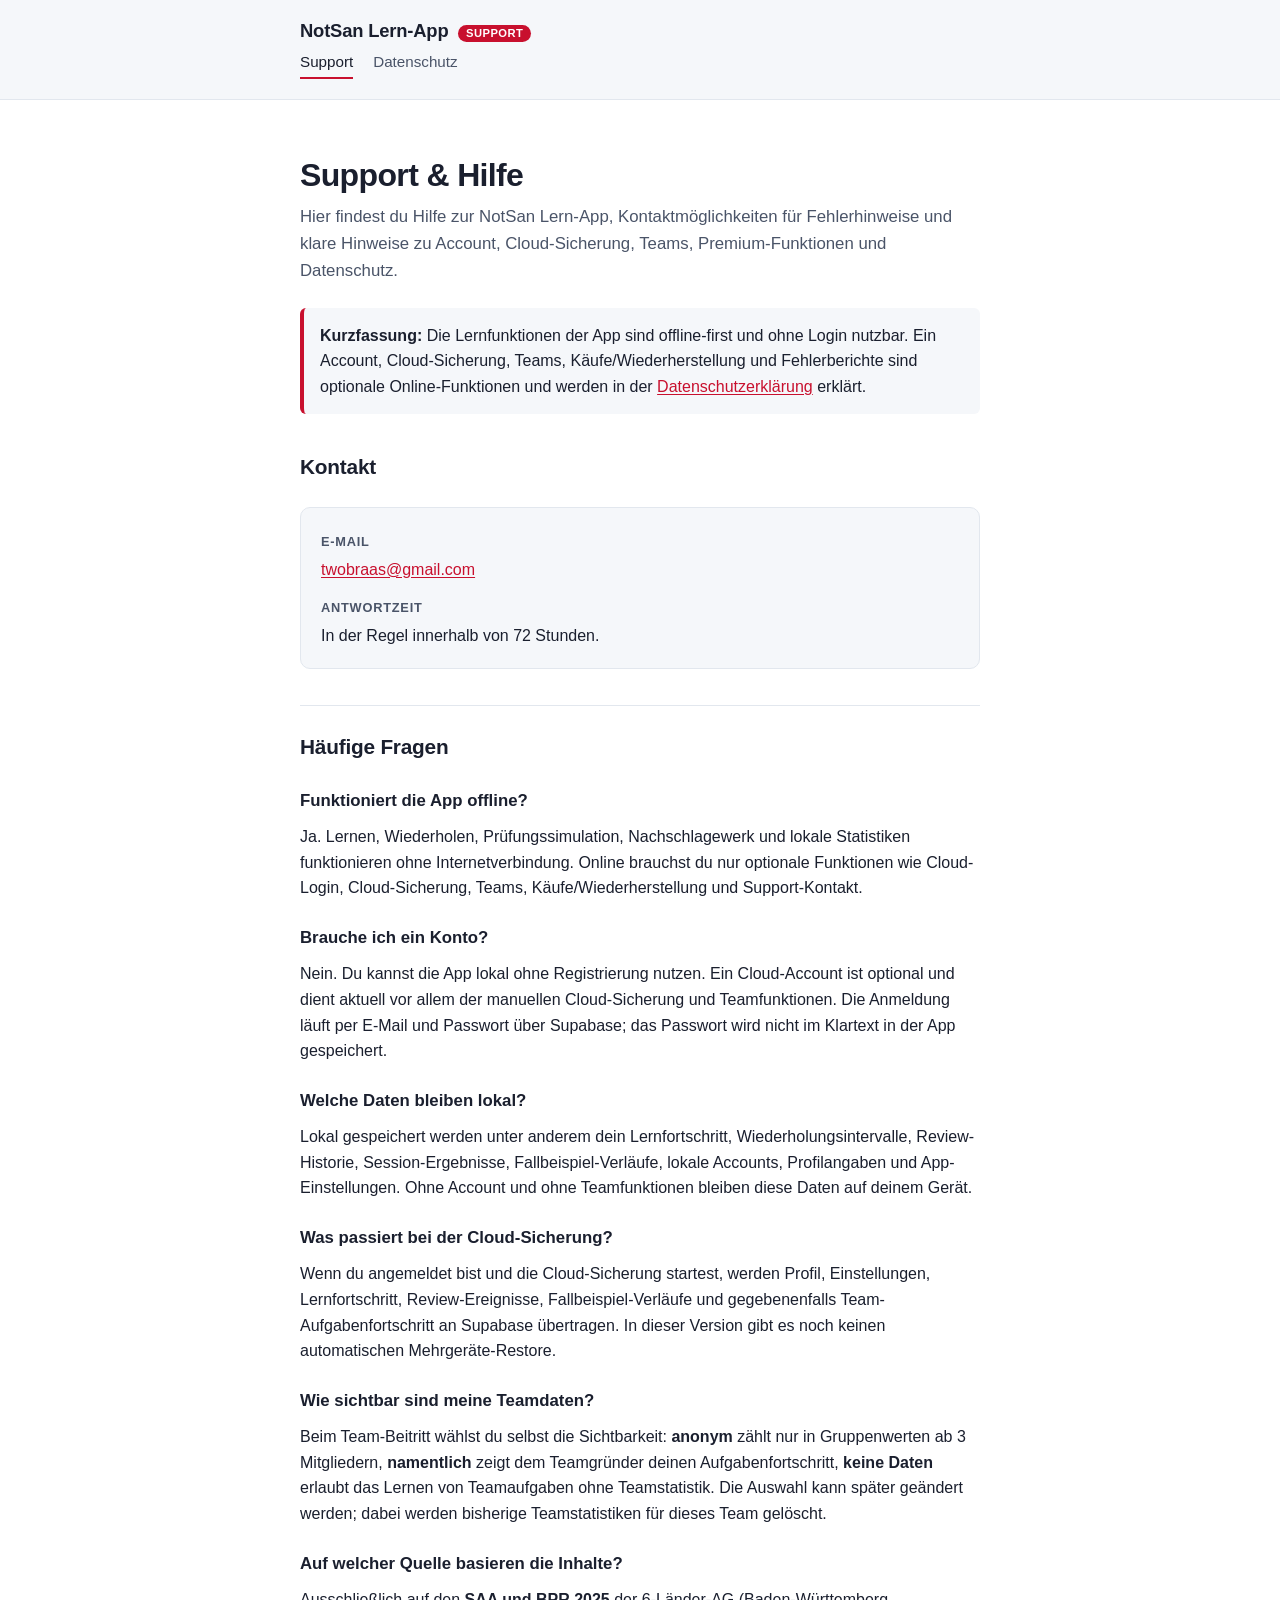
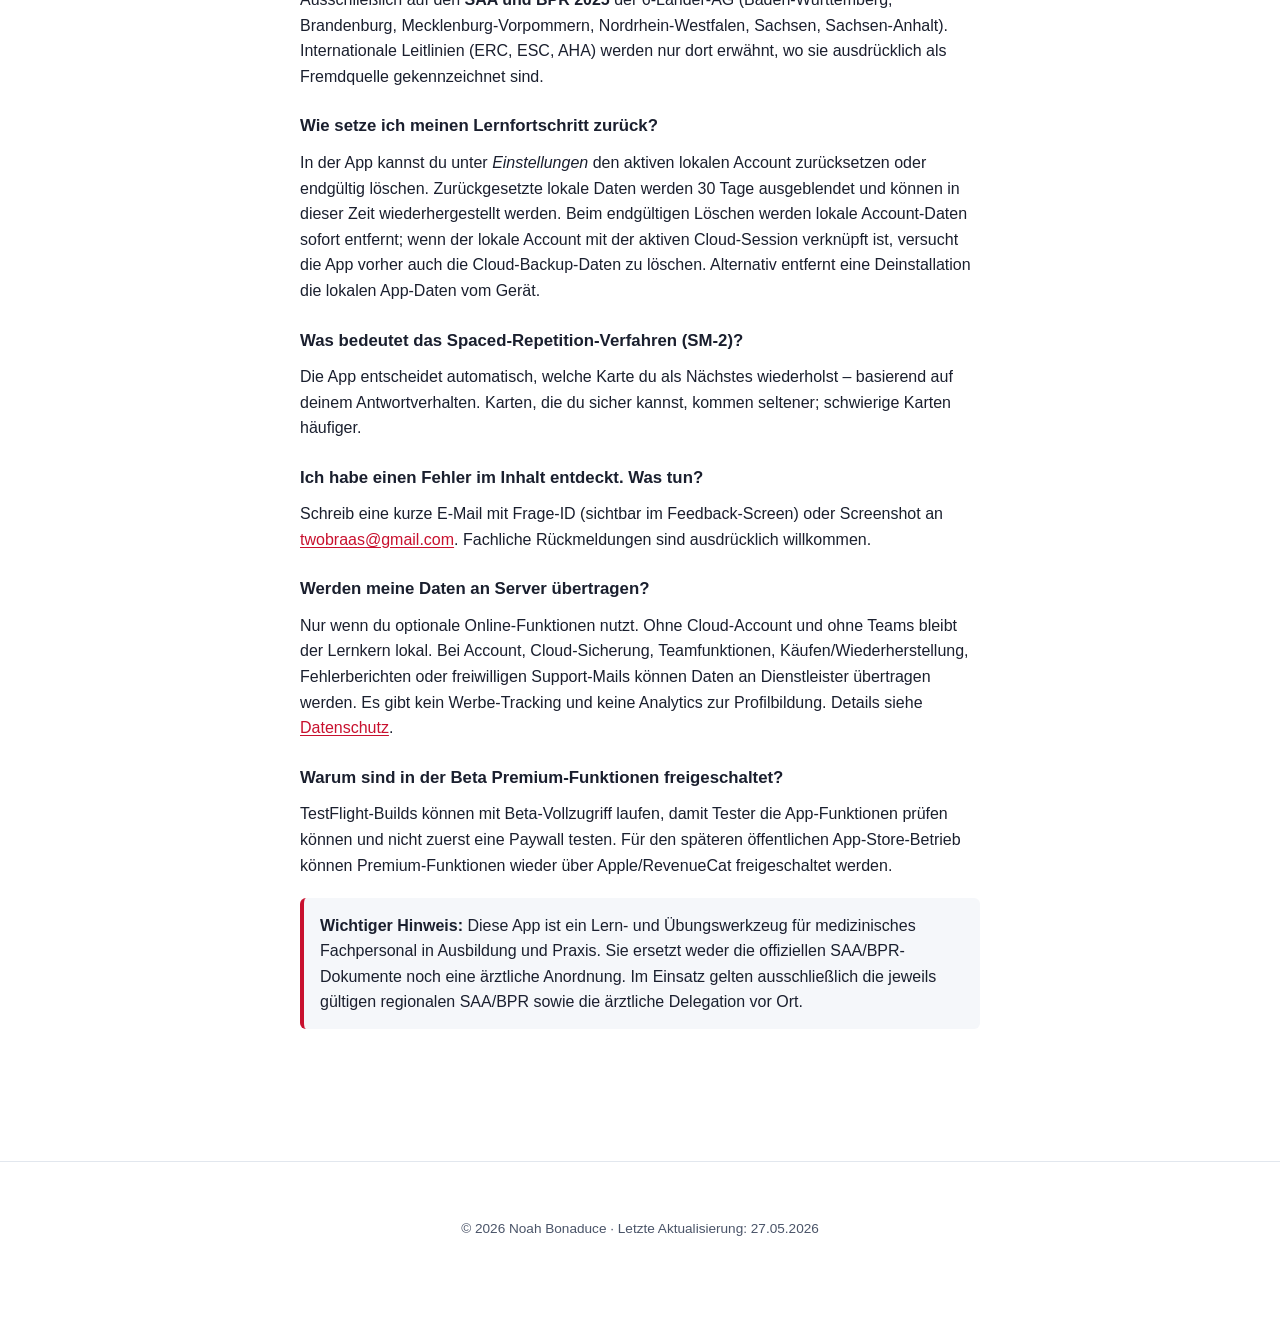
<file: index.html>
<!DOCTYPE html>
<html lang="de">
<head>
  <meta charset="UTF-8" />
  <meta name="viewport" content="width=device-width, initial-scale=1.0" />
  <meta name="description" content="Support und Hilfe für die NotSan Lern-App – offline-first Lern-App für Notfallsanitäter nach SAA/BPR 2025 mit optionalem Account, Cloud-Sicherung und Teams." />
  <meta name="robots" content="index, follow" />
  <meta name="theme-color" content="#c8102e" />
  <title>Support – NotSan Lern-App</title>
  <link rel="stylesheet" href="style.css" />
</head>
<body>
  <header class="site-header">
    <div class="container">
      <h1 class="site-title">
        NotSan Lern-App
        <span class="badge">Support</span>
      </h1>
      <nav class="site-nav" aria-label="Hauptnavigation">
        <a href="index.html" aria-current="page">Support</a>
        <a href="datenschutz.html">Datenschutz</a>
      </nav>
    </div>
  </header>

  <main class="container">
    <h1>Support &amp; Hilfe</h1>
    <p class="lead">
      Hier findest du Hilfe zur NotSan Lern-App, Kontaktmöglichkeiten für
      Fehlerhinweise und klare Hinweise zu Account, Cloud-Sicherung, Teams,
      Premium-Funktionen und Datenschutz.
    </p>

    <div class="callout">
      <strong>Kurzfassung:</strong>
      Die Lernfunktionen der App sind offline-first und ohne Login nutzbar.
      Ein Account, Cloud-Sicherung, Teams, Käufe/Wiederherstellung und
      Fehlerberichte sind optionale Online-Funktionen und werden in der
      <a href="datenschutz.html">Datenschutzerklärung</a> erklärt.
    </div>

    <h2>Kontakt</h2>
    <div class="contact-card">
      <p class="contact-label">E-Mail</p>
      <p><a href="mailto:twobraas@gmail.com">twobraas@gmail.com</a></p>
      <p class="contact-label" style="margin-top:1rem;">Antwortzeit</p>
      <p>In der Regel innerhalb von 72 Stunden.</p>
    </div>

    <h2>Häufige Fragen</h2>

    <h3>Funktioniert die App offline?</h3>
    <p>
      Ja. Lernen, Wiederholen, Prüfungssimulation, Nachschlagewerk und lokale
      Statistiken funktionieren ohne Internetverbindung. Online brauchst du
      nur optionale Funktionen wie Cloud-Login, Cloud-Sicherung, Teams,
      Käufe/Wiederherstellung und Support-Kontakt.
    </p>

    <h3>Brauche ich ein Konto?</h3>
    <p>
      Nein. Du kannst die App lokal ohne Registrierung nutzen. Ein
      Cloud-Account ist optional und dient aktuell vor allem der manuellen
      Cloud-Sicherung und Teamfunktionen. Die Anmeldung läuft per E-Mail und
      Passwort über Supabase; das Passwort wird nicht im Klartext in der App
      gespeichert.
    </p>

    <h3>Welche Daten bleiben lokal?</h3>
    <p>
      Lokal gespeichert werden unter anderem dein Lernfortschritt,
      Wiederholungsintervalle, Review-Historie, Session-Ergebnisse,
      Fallbeispiel-Verläufe, lokale Accounts, Profilangaben und
      App-Einstellungen. Ohne Account und ohne Teamfunktionen bleiben diese
      Daten auf deinem Gerät.
    </p>

    <h3>Was passiert bei der Cloud-Sicherung?</h3>
    <p>
      Wenn du angemeldet bist und die Cloud-Sicherung startest, werden Profil,
      Einstellungen, Lernfortschritt, Review-Ereignisse, Fallbeispiel-Verläufe
      und gegebenenfalls Team-Aufgabenfortschritt an Supabase übertragen. In
      dieser Version gibt es noch keinen automatischen Mehrgeräte-Restore.
    </p>

    <h3>Wie sichtbar sind meine Teamdaten?</h3>
    <p>
      Beim Team-Beitritt wählst du selbst die Sichtbarkeit:
      <strong>anonym</strong> zählt nur in Gruppenwerten ab 3 Mitgliedern,
      <strong>namentlich</strong> zeigt dem Teamgründer deinen
      Aufgabenfortschritt, <strong>keine Daten</strong> erlaubt das Lernen von
      Teamaufgaben ohne Teamstatistik. Die Auswahl kann später geändert werden;
      dabei werden bisherige Teamstatistiken für dieses Team gelöscht.
    </p>

    <h3>Auf welcher Quelle basieren die Inhalte?</h3>
    <p>
      Ausschließlich auf den <strong>SAA und BPR 2025</strong> der
      6-Länder-AG (Baden-Württemberg, Brandenburg, Mecklenburg-Vorpommern,
      Nordrhein-Westfalen, Sachsen, Sachsen-Anhalt). Internationale
      Leitlinien (ERC, ESC, AHA) werden nur dort erwähnt, wo sie ausdrücklich
      als Fremdquelle gekennzeichnet sind.
    </p>

    <h3>Wie setze ich meinen Lernfortschritt zurück?</h3>
    <p>
      In der App kannst du unter <em>Einstellungen</em> den aktiven lokalen
      Account zurücksetzen oder endgültig löschen. Zurückgesetzte lokale Daten
      werden 30 Tage ausgeblendet und können in dieser Zeit wiederhergestellt
      werden. Beim endgültigen Löschen werden lokale Account-Daten sofort
      entfernt; wenn der lokale Account mit der aktiven Cloud-Session verknüpft
      ist, versucht die App vorher auch die Cloud-Backup-Daten zu löschen.
      Alternativ entfernt eine Deinstallation die lokalen App-Daten vom Gerät.
    </p>

    <h3>Was bedeutet das Spaced-Repetition-Verfahren (SM-2)?</h3>
    <p>
      Die App entscheidet automatisch, welche Karte du als Nächstes
      wiederholst – basierend auf deinem Antwortverhalten. Karten, die du
      sicher kannst, kommen seltener; schwierige Karten häufiger.
    </p>

    <h3>Ich habe einen Fehler im Inhalt entdeckt. Was tun?</h3>
    <p>
      Schreib eine kurze E-Mail mit Frage-ID (sichtbar im Feedback-Screen)
      oder Screenshot an
      <a href="mailto:twobraas@gmail.com">twobraas@gmail.com</a>.
      Fachliche Rückmeldungen sind ausdrücklich willkommen.
    </p>

    <h3>Werden meine Daten an Server übertragen?</h3>
    <p>
      Nur wenn du optionale Online-Funktionen nutzt. Ohne Cloud-Account und
      ohne Teams bleibt der Lernkern lokal. Bei Account, Cloud-Sicherung,
      Teamfunktionen, Käufen/Wiederherstellung, Fehlerberichten oder
      freiwilligen Support-Mails können Daten an Dienstleister übertragen
      werden. Es gibt kein Werbe-Tracking und keine Analytics zur
      Profilbildung. Details siehe <a href="datenschutz.html">Datenschutz</a>.
    </p>

    <h3>Warum sind in der Beta Premium-Funktionen freigeschaltet?</h3>
    <p>
      TestFlight-Builds können mit Beta-Vollzugriff laufen, damit Tester die
      App-Funktionen prüfen können und nicht zuerst eine Paywall testen. Für
      den späteren öffentlichen App-Store-Betrieb können Premium-Funktionen
      wieder über Apple/RevenueCat freigeschaltet werden.
    </p>

    <div class="callout">
      <strong>Wichtiger Hinweis:</strong>
      Diese App ist ein Lern- und Übungswerkzeug für medizinisches
      Fachpersonal in Ausbildung und Praxis. Sie ersetzt weder die
      offiziellen SAA/BPR-Dokumente noch eine ärztliche Anordnung. Im
      Einsatz gelten ausschließlich die jeweils gültigen regionalen
      SAA/BPR sowie die ärztliche Delegation vor Ort.
    </div>
  </main>

  <footer class="site-footer">
    <div class="container">
      © 2026 Noah Bonaduce · Letzte Aktualisierung: 27.05.2026
    </div>
  </footer>
</body>
</html>
</file>
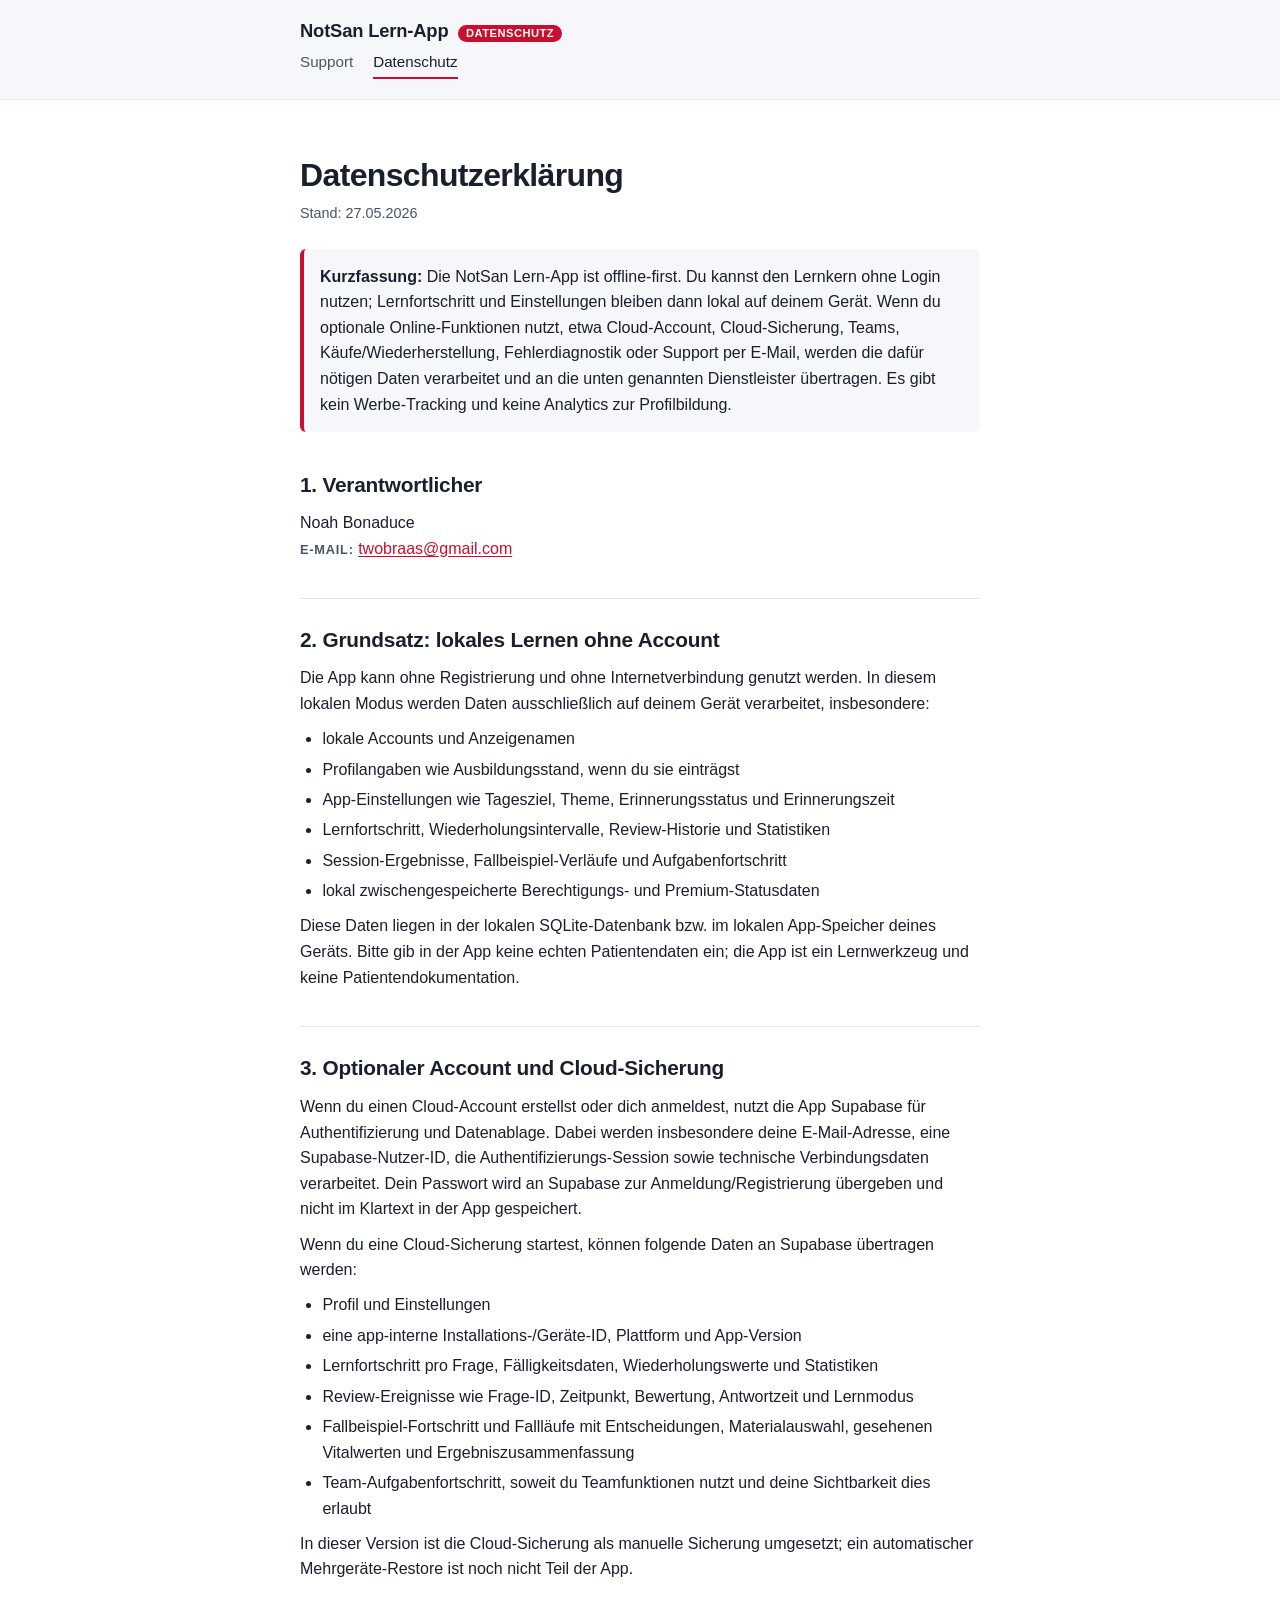
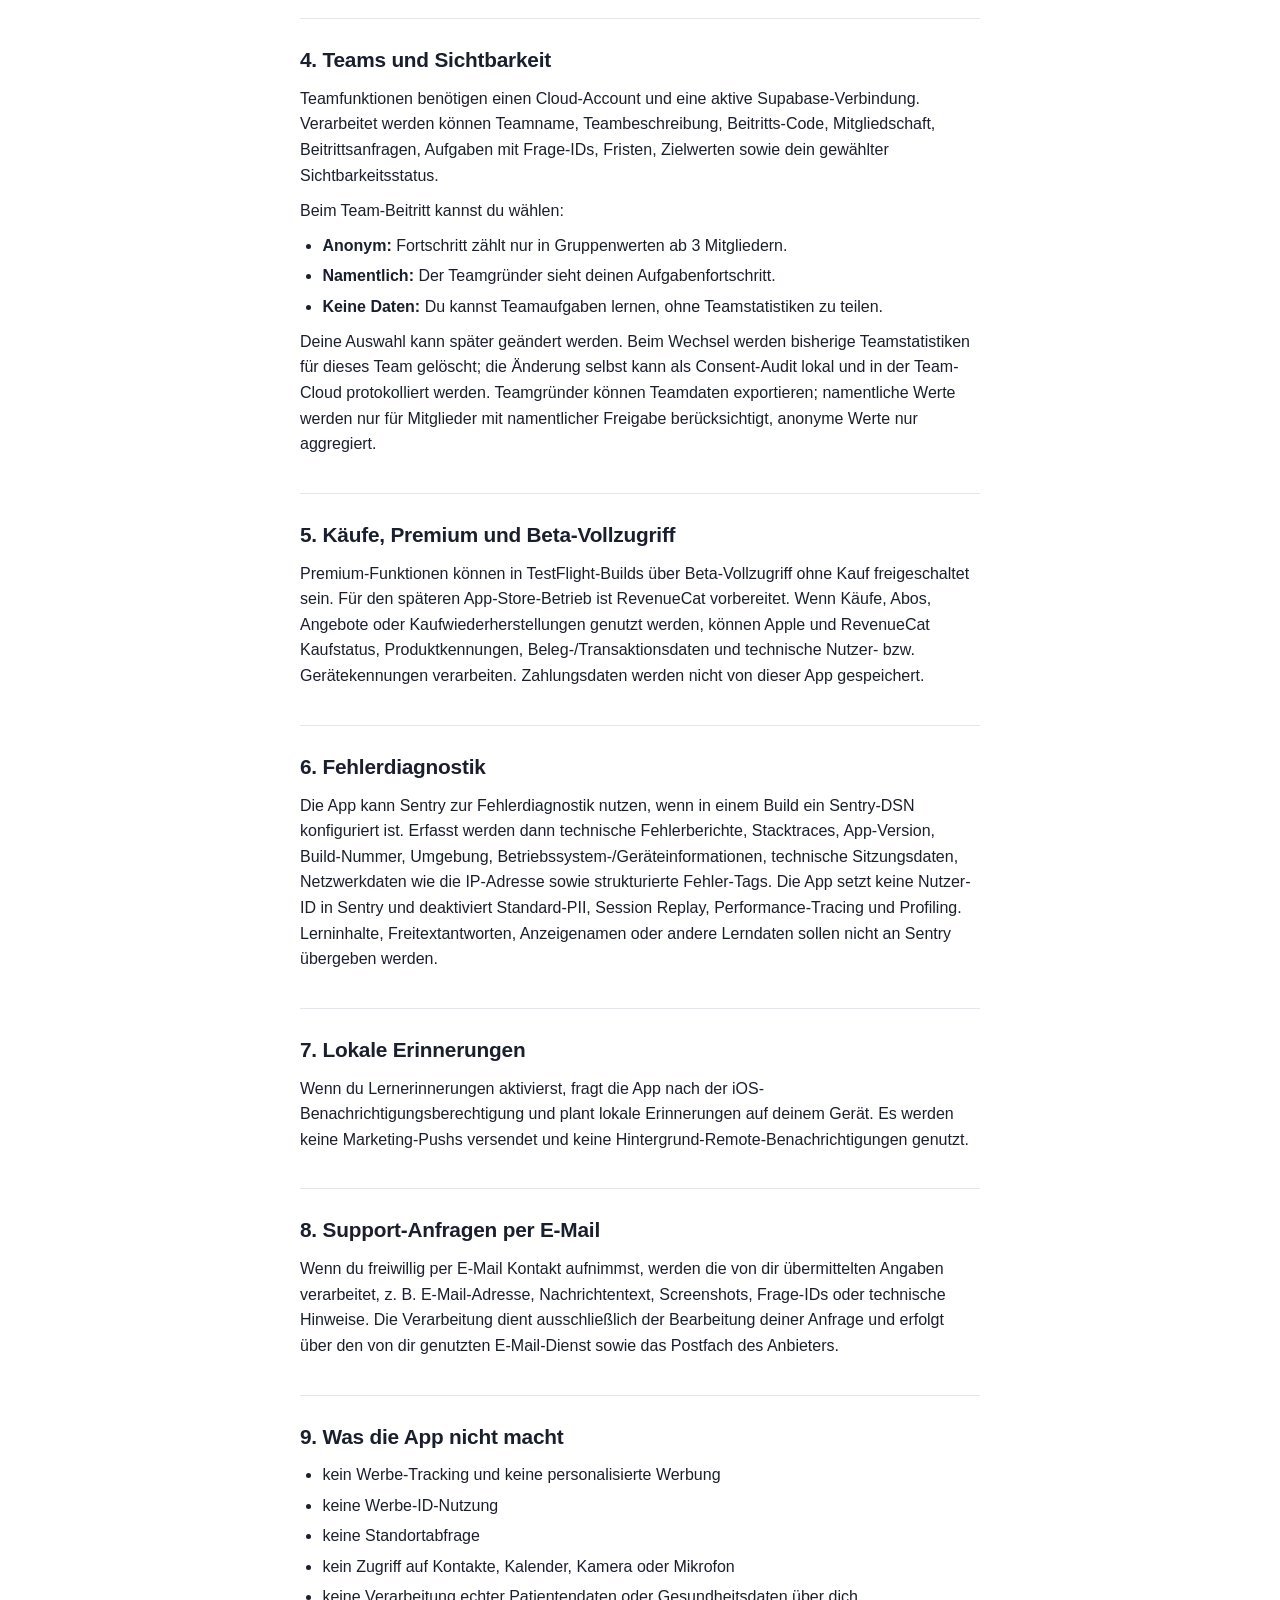
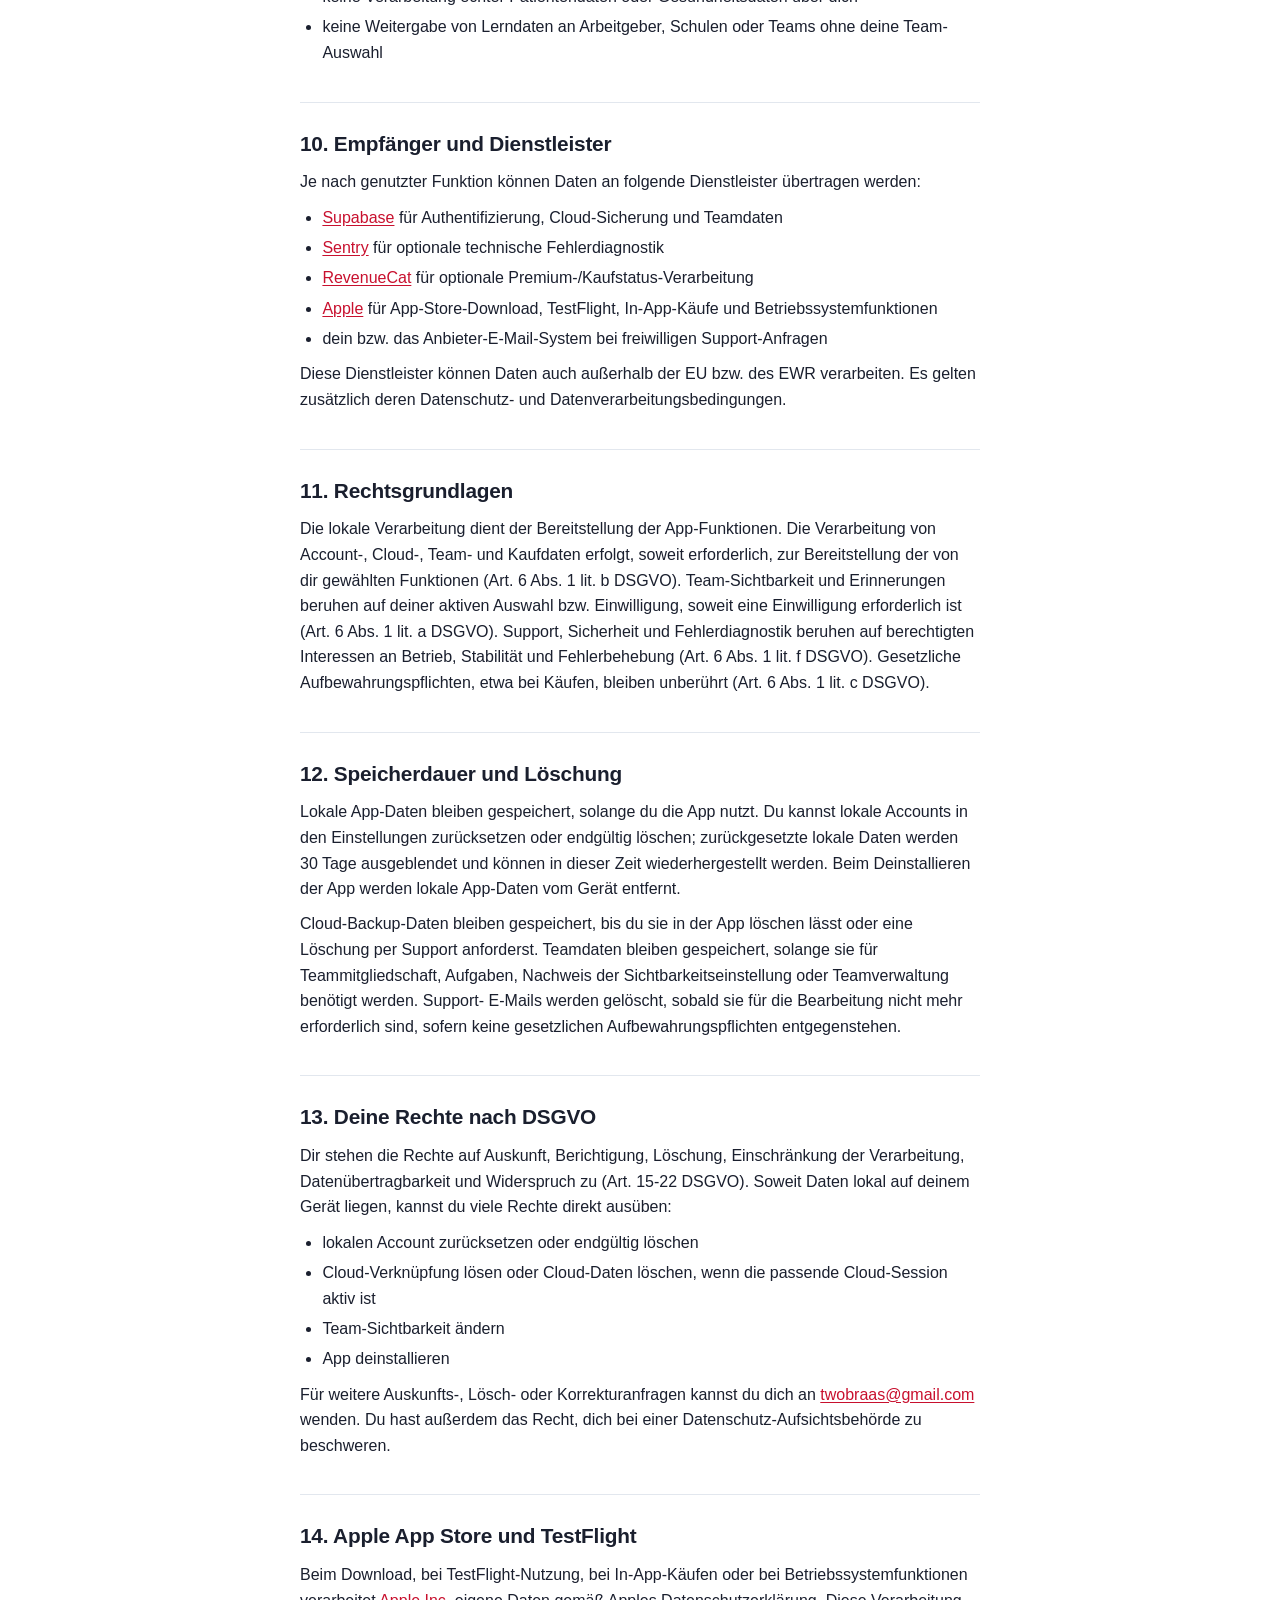
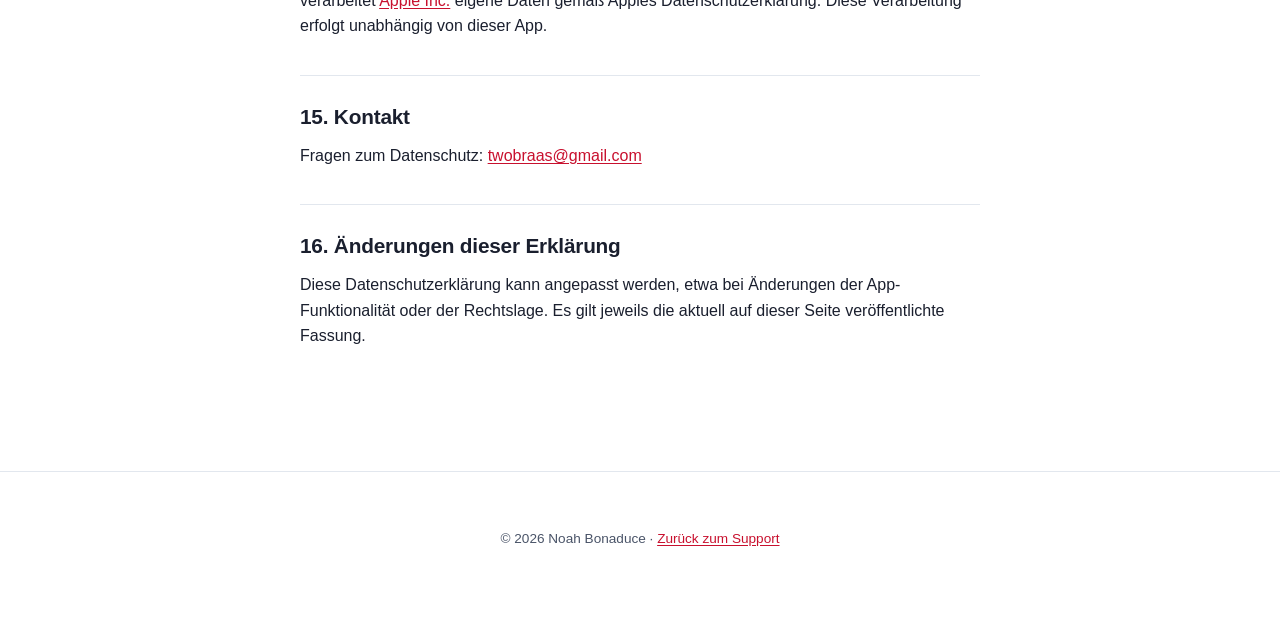
<file: datenschutz.html>
<!DOCTYPE html>
<html lang="de">
<head>
  <meta charset="UTF-8" />
  <meta name="viewport" content="width=device-width, initial-scale=1.0" />
  <meta name="description" content="Datenschutzerklärung der NotSan Lern-App – offline-first Lern-App mit optionalem Account, Cloud-Sicherung, Teams, Käufen und Fehlerdiagnostik." />
  <meta name="robots" content="index, follow" />
  <meta name="theme-color" content="#c8102e" />
  <title>Datenschutz – NotSan Lern-App</title>
  <link rel="stylesheet" href="style.css" />
</head>
<body>
  <header class="site-header">
    <div class="container">
      <h1 class="site-title">
        NotSan Lern-App
        <span class="badge">Datenschutz</span>
      </h1>
      <nav class="site-nav" aria-label="Hauptnavigation">
        <a href="index.html">Support</a>
        <a href="datenschutz.html" aria-current="page">Datenschutz</a>
      </nav>
    </div>
  </header>

  <main class="container">
    <h1>Datenschutzerklärung</h1>
    <p class="meta">Stand: 27.05.2026</p>

    <div class="callout">
      <strong>Kurzfassung:</strong>
      Die NotSan Lern-App ist offline-first. Du kannst den Lernkern ohne Login
      nutzen; Lernfortschritt und Einstellungen bleiben dann lokal auf deinem
      Gerät. Wenn du optionale Online-Funktionen nutzt, etwa Cloud-Account,
      Cloud-Sicherung, Teams, Käufe/Wiederherstellung, Fehlerdiagnostik oder
      Support per E-Mail, werden die dafür nötigen Daten verarbeitet und an
      die unten genannten Dienstleister übertragen. Es gibt kein
      Werbe-Tracking und keine Analytics zur Profilbildung.
    </div>

    <h2>1. Verantwortlicher</h2>
    <p>
      Noah Bonaduce<br />
      <span class="contact-label">E-Mail:</span>
      <a href="mailto:twobraas@gmail.com">twobraas@gmail.com</a>
    </p>

    <h2>2. Grundsatz: lokales Lernen ohne Account</h2>
    <p>
      Die App kann ohne Registrierung und ohne Internetverbindung genutzt
      werden. In diesem lokalen Modus werden Daten ausschließlich auf deinem
      Gerät verarbeitet, insbesondere:
    </p>
    <ul>
      <li>lokale Accounts und Anzeigenamen</li>
      <li>Profilangaben wie Ausbildungsstand, wenn du sie einträgst</li>
      <li>App-Einstellungen wie Tagesziel, Theme, Erinnerungsstatus und Erinnerungszeit</li>
      <li>Lernfortschritt, Wiederholungsintervalle, Review-Historie und Statistiken</li>
      <li>Session-Ergebnisse, Fallbeispiel-Verläufe und Aufgabenfortschritt</li>
      <li>lokal zwischengespeicherte Berechtigungs- und Premium-Statusdaten</li>
    </ul>
    <p>
      Diese Daten liegen in der lokalen SQLite-Datenbank bzw. im lokalen
      App-Speicher deines Geräts. Bitte gib in der App keine echten
      Patientendaten ein; die App ist ein Lernwerkzeug und keine
      Patientendokumentation.
    </p>

    <h2>3. Optionaler Account und Cloud-Sicherung</h2>
    <p>
      Wenn du einen Cloud-Account erstellst oder dich anmeldest, nutzt die App
      Supabase für Authentifizierung und Datenablage. Dabei werden
      insbesondere deine E-Mail-Adresse, eine Supabase-Nutzer-ID, die
      Authentifizierungs-Session sowie technische Verbindungsdaten verarbeitet.
      Dein Passwort wird an Supabase zur Anmeldung/Registrierung übergeben und
      nicht im Klartext in der App gespeichert.
    </p>
    <p>
      Wenn du eine Cloud-Sicherung startest, können folgende Daten an Supabase
      übertragen werden:
    </p>
    <ul>
      <li>Profil und Einstellungen</li>
      <li>eine app-interne Installations-/Geräte-ID, Plattform und App-Version</li>
      <li>Lernfortschritt pro Frage, Fälligkeitsdaten, Wiederholungswerte und Statistiken</li>
      <li>Review-Ereignisse wie Frage-ID, Zeitpunkt, Bewertung, Antwortzeit und Lernmodus</li>
      <li>Fallbeispiel-Fortschritt und Fallläufe mit Entscheidungen, Materialauswahl, gesehenen Vitalwerten und Ergebniszusammenfassung</li>
      <li>Team-Aufgabenfortschritt, soweit du Teamfunktionen nutzt und deine Sichtbarkeit dies erlaubt</li>
    </ul>
    <p>
      In dieser Version ist die Cloud-Sicherung als manuelle Sicherung
      umgesetzt; ein automatischer Mehrgeräte-Restore ist noch nicht Teil der
      App.
    </p>

    <h2>4. Teams und Sichtbarkeit</h2>
    <p>
      Teamfunktionen benötigen einen Cloud-Account und eine aktive
      Supabase-Verbindung. Verarbeitet werden können Teamname,
      Teambeschreibung, Beitritts-Code, Mitgliedschaft, Beitrittsanfragen,
      Aufgaben mit Frage-IDs, Fristen, Zielwerten sowie dein gewählter
      Sichtbarkeitsstatus.
    </p>
    <p>
      Beim Team-Beitritt kannst du wählen:
    </p>
    <ul>
      <li><strong>Anonym:</strong> Fortschritt zählt nur in Gruppenwerten ab 3 Mitgliedern.</li>
      <li><strong>Namentlich:</strong> Der Teamgründer sieht deinen Aufgabenfortschritt.</li>
      <li><strong>Keine Daten:</strong> Du kannst Teamaufgaben lernen, ohne Teamstatistiken zu teilen.</li>
    </ul>
    <p>
      Deine Auswahl kann später geändert werden. Beim Wechsel werden bisherige
      Teamstatistiken für dieses Team gelöscht; die Änderung selbst kann als
      Consent-Audit lokal und in der Team-Cloud protokolliert werden.
      Teamgründer können Teamdaten exportieren; namentliche Werte werden nur
      für Mitglieder mit namentlicher Freigabe berücksichtigt, anonyme Werte
      nur aggregiert.
    </p>

    <h2>5. Käufe, Premium und Beta-Vollzugriff</h2>
    <p>
      Premium-Funktionen können in TestFlight-Builds über Beta-Vollzugriff
      ohne Kauf freigeschaltet sein. Für den späteren App-Store-Betrieb ist
      RevenueCat vorbereitet. Wenn Käufe, Abos, Angebote oder
      Kaufwiederherstellungen genutzt werden, können Apple und RevenueCat
      Kaufstatus, Produktkennungen, Beleg-/Transaktionsdaten und technische
      Nutzer- bzw. Gerätekennungen verarbeiten. Zahlungsdaten werden nicht von
      dieser App gespeichert.
    </p>

    <h2>6. Fehlerdiagnostik</h2>
    <p>
      Die App kann Sentry zur Fehlerdiagnostik nutzen, wenn in einem Build ein
      Sentry-DSN konfiguriert ist. Erfasst werden dann technische
      Fehlerberichte, Stacktraces, App-Version, Build-Nummer, Umgebung,
      Betriebssystem-/Geräteinformationen, technische Sitzungsdaten,
      Netzwerkdaten wie die IP-Adresse sowie strukturierte Fehler-Tags. Die App
      setzt keine Nutzer-ID in Sentry und deaktiviert Standard-PII, Session
      Replay, Performance-Tracing und Profiling. Lerninhalte,
      Freitextantworten, Anzeigenamen oder andere Lerndaten sollen nicht an
      Sentry übergeben werden.
    </p>

    <h2>7. Lokale Erinnerungen</h2>
    <p>
      Wenn du Lernerinnerungen aktivierst, fragt die App nach der
      iOS-Benachrichtigungsberechtigung und plant lokale Erinnerungen auf
      deinem Gerät. Es werden keine Marketing-Pushs versendet und keine
      Hintergrund-Remote-Benachrichtigungen genutzt.
    </p>

    <h2>8. Support-Anfragen per E-Mail</h2>
    <p>
      Wenn du freiwillig per E-Mail Kontakt aufnimmst, werden die von dir
      übermittelten Angaben verarbeitet, z. B. E-Mail-Adresse, Nachrichtentext,
      Screenshots, Frage-IDs oder technische Hinweise. Die Verarbeitung dient
      ausschließlich der Bearbeitung deiner Anfrage und erfolgt über den von
      dir genutzten E-Mail-Dienst sowie das Postfach des Anbieters.
    </p>

    <h2>9. Was die App nicht macht</h2>
    <ul>
      <li>kein Werbe-Tracking und keine personalisierte Werbung</li>
      <li>keine Werbe-ID-Nutzung</li>
      <li>keine Standortabfrage</li>
      <li>kein Zugriff auf Kontakte, Kalender, Kamera oder Mikrofon</li>
      <li>keine Verarbeitung echter Patientendaten oder Gesundheitsdaten über dich</li>
      <li>keine Weitergabe von Lerndaten an Arbeitgeber, Schulen oder Teams ohne deine Team-Auswahl</li>
    </ul>

    <h2>10. Empfänger und Dienstleister</h2>
    <p>
      Je nach genutzter Funktion können Daten an folgende Dienstleister
      übertragen werden:
    </p>
    <ul>
      <li><a href="https://supabase.com/privacy" rel="noopener" target="_blank">Supabase</a> für Authentifizierung, Cloud-Sicherung und Teamdaten</li>
      <li><a href="https://sentry.io/privacy/" rel="noopener" target="_blank">Sentry</a> für optionale technische Fehlerdiagnostik</li>
      <li><a href="https://www.revenuecat.com/privacy" rel="noopener" target="_blank">RevenueCat</a> für optionale Premium-/Kaufstatus-Verarbeitung</li>
      <li><a href="https://www.apple.com/legal/privacy/" rel="noopener" target="_blank">Apple</a> für App-Store-Download, TestFlight, In-App-Käufe und Betriebssystemfunktionen</li>
      <li>dein bzw. das Anbieter-E-Mail-System bei freiwilligen Support-Anfragen</li>
    </ul>
    <p>
      Diese Dienstleister können Daten auch außerhalb der EU bzw. des EWR
      verarbeiten. Es gelten zusätzlich deren Datenschutz- und
      Datenverarbeitungsbedingungen.
    </p>

    <h2>11. Rechtsgrundlagen</h2>
    <p>
      Die lokale Verarbeitung dient der Bereitstellung der App-Funktionen. Die
      Verarbeitung von Account-, Cloud-, Team- und Kaufdaten erfolgt, soweit
      erforderlich, zur Bereitstellung der von dir gewählten Funktionen
      (Art. 6 Abs. 1 lit. b DSGVO). Team-Sichtbarkeit und Erinnerungen beruhen
      auf deiner aktiven Auswahl bzw. Einwilligung, soweit eine Einwilligung
      erforderlich ist (Art. 6 Abs. 1 lit. a DSGVO). Support, Sicherheit und
      Fehlerdiagnostik beruhen auf berechtigten Interessen an Betrieb,
      Stabilität und Fehlerbehebung (Art. 6 Abs. 1 lit. f DSGVO). Gesetzliche
      Aufbewahrungspflichten, etwa bei Käufen, bleiben unberührt
      (Art. 6 Abs. 1 lit. c DSGVO).
    </p>

    <h2>12. Speicherdauer und Löschung</h2>
    <p>
      Lokale App-Daten bleiben gespeichert, solange du die App nutzt. Du
      kannst lokale Accounts in den Einstellungen zurücksetzen oder endgültig
      löschen; zurückgesetzte lokale Daten werden 30 Tage ausgeblendet und
      können in dieser Zeit wiederhergestellt werden. Beim Deinstallieren der
      App werden lokale App-Daten vom Gerät entfernt.
    </p>
    <p>
      Cloud-Backup-Daten bleiben gespeichert, bis du sie in der App löschen
      lässt oder eine Löschung per Support anforderst. Teamdaten bleiben
      gespeichert, solange sie für Teammitgliedschaft, Aufgaben, Nachweis der
      Sichtbarkeitseinstellung oder Teamverwaltung benötigt werden. Support-
      E-Mails werden gelöscht, sobald sie für die Bearbeitung nicht mehr
      erforderlich sind, sofern keine gesetzlichen Aufbewahrungspflichten
      entgegenstehen.
    </p>

    <h2>13. Deine Rechte nach DSGVO</h2>
    <p>
      Dir stehen die Rechte auf Auskunft, Berichtigung, Löschung,
      Einschränkung der Verarbeitung, Datenübertragbarkeit und Widerspruch
      zu (Art. 15-22 DSGVO). Soweit Daten lokal auf deinem Gerät liegen,
      kannst du viele Rechte direkt ausüben:
    </p>
    <ul>
      <li>lokalen Account zurücksetzen oder endgültig löschen</li>
      <li>Cloud-Verknüpfung lösen oder Cloud-Daten löschen, wenn die passende Cloud-Session aktiv ist</li>
      <li>Team-Sichtbarkeit ändern</li>
      <li>App deinstallieren</li>
    </ul>
    <p>
      Für weitere Auskunfts-, Lösch- oder Korrekturanfragen kannst du dich an
      <a href="mailto:twobraas@gmail.com">twobraas@gmail.com</a> wenden. Du
      hast außerdem das Recht, dich bei einer Datenschutz-Aufsichtsbehörde zu
      beschweren.
    </p>

    <h2>14. Apple App Store und TestFlight</h2>
    <p>
      Beim Download, bei TestFlight-Nutzung, bei In-App-Käufen oder bei
      Betriebssystemfunktionen verarbeitet
      <a href="https://www.apple.com/legal/privacy/" rel="noopener" target="_blank">Apple Inc.</a>
      eigene Daten gemäß Apples Datenschutzerklärung. Diese Verarbeitung
      erfolgt unabhängig von dieser App.
    </p>

    <h2>15. Kontakt</h2>
    <p>
      Fragen zum Datenschutz:
      <a href="mailto:twobraas@gmail.com">twobraas@gmail.com</a>
    </p>

    <h2>16. Änderungen dieser Erklärung</h2>
    <p>
      Diese Datenschutzerklärung kann angepasst werden, etwa bei
      Änderungen der App-Funktionalität oder der Rechtslage. Es gilt
      jeweils die aktuell auf dieser Seite veröffentlichte Fassung.
    </p>
  </main>

  <footer class="site-footer">
    <div class="container">
      © 2026 Noah Bonaduce · <a href="index.html">Zurück zum Support</a>
    </div>
  </footer>
</body>
</html>
</file>
<file: style.css>
:root {
  --color-bg: #ffffff;
  --color-bg-soft: #f5f7fa;
  --color-text: #1a1f2e;
  --color-text-soft: #4a5468;
  --color-accent: #c8102e;
  --color-accent-dark: #a00d24;
  --color-border: #e2e7ee;
  --color-link: #c8102e;
  --color-code-bg: #f1f4f8;
  --font-sans: -apple-system, BlinkMacSystemFont, "SF Pro Text", "Segoe UI", Roboto, Helvetica, Arial, sans-serif;
  --max-width: 720px;
}

@media (prefers-color-scheme: dark) {
  :root {
    --color-bg: #0e1117;
    --color-bg-soft: #161b22;
    --color-text: #e6edf3;
    --color-text-soft: #9aa5b1;
    --color-border: #30363d;
    --color-link: #ff5566;
    --color-accent: #ff5566;
    --color-accent-dark: #c8102e;
    --color-code-bg: #1c2128;
  }
}

* {
  box-sizing: border-box;
}

html {
  -webkit-text-size-adjust: 100%;
}

body {
  font-family: var(--font-sans);
  background: var(--color-bg);
  color: var(--color-text);
  line-height: 1.6;
  margin: 0;
  padding: 0;
}

.container {
  max-width: var(--max-width);
  margin: 0 auto;
  padding: 2rem 1.25rem 4rem;
}

header.site-header {
  border-bottom: 1px solid var(--color-border);
  background: var(--color-bg-soft);
  padding: 1.25rem 0;
}

header.site-header .container {
  padding-top: 0;
  padding-bottom: 0;
}

.site-title {
  display: flex;
  align-items: baseline;
  gap: 0.6rem;
  margin: 0;
  font-size: 1.15rem;
  font-weight: 700;
  letter-spacing: -0.01em;
}

.site-title .badge {
  display: inline-block;
  font-size: 0.7rem;
  font-weight: 600;
  background: var(--color-accent);
  color: #ffffff;
  padding: 0.1rem 0.5rem;
  border-radius: 999px;
  letter-spacing: 0.04em;
  text-transform: uppercase;
}

nav.site-nav {
  margin-top: 0.5rem;
  display: flex;
  gap: 1.25rem;
  font-size: 0.95rem;
}

nav.site-nav a {
  color: var(--color-text-soft);
  text-decoration: none;
  border-bottom: 2px solid transparent;
  padding-bottom: 0.15rem;
}

nav.site-nav a:hover,
nav.site-nav a[aria-current="page"] {
  color: var(--color-text);
  border-bottom-color: var(--color-accent);
}

h1 {
  font-size: 2rem;
  margin: 1.5rem 0 0.5rem;
  letter-spacing: -0.02em;
  line-height: 1.2;
}

h2 {
  font-size: 1.3rem;
  margin: 2.25rem 0 0.5rem;
  letter-spacing: -0.01em;
  border-top: 1px solid var(--color-border);
  padding-top: 1.5rem;
}

h2:first-of-type {
  border-top: none;
  padding-top: 0;
}

h3 {
  font-size: 1.05rem;
  margin: 1.5rem 0 0.25rem;
}

p, ul, ol {
  margin: 0.6rem 0;
}

ul, ol {
  padding-left: 1.4rem;
}

li {
  margin: 0.3rem 0;
}

a {
  color: var(--color-link);
  text-decoration: underline;
  text-underline-offset: 2px;
}

a:hover {
  text-decoration: none;
}

.lead {
  font-size: 1.05rem;
  color: var(--color-text-soft);
  margin-bottom: 1.5rem;
}

.meta {
  color: var(--color-text-soft);
  font-size: 0.9rem;
  margin: 0.25rem 0 1.5rem;
}

.callout {
  background: var(--color-bg-soft);
  border-left: 4px solid var(--color-accent);
  border-radius: 6px;
  padding: 0.9rem 1rem;
  margin: 1.25rem 0;
}

.callout strong {
  color: var(--color-text);
}

.contact-card {
  background: var(--color-bg-soft);
  border: 1px solid var(--color-border);
  border-radius: 10px;
  padding: 1.25rem 1.25rem 1rem;
  margin: 1.5rem 0;
}

.contact-card p {
  margin: 0.25rem 0;
}

.contact-label {
  font-size: 0.8rem;
  text-transform: uppercase;
  letter-spacing: 0.06em;
  color: var(--color-text-soft);
  font-weight: 600;
}

code {
  font-family: ui-monospace, SFMono-Regular, Menlo, Consolas, monospace;
  background: var(--color-code-bg);
  padding: 0.1rem 0.35rem;
  border-radius: 4px;
  font-size: 0.9em;
}

footer.site-footer {
  border-top: 1px solid var(--color-border);
  margin-top: 3rem;
  padding: 1.5rem 0;
  font-size: 0.85rem;
  color: var(--color-text-soft);
  text-align: center;
}

@media (max-width: 480px) {
  .container { padding: 1.5rem 1rem 3rem; }
  h1 { font-size: 1.65rem; }
  h2 { font-size: 1.15rem; }
}
</file>
